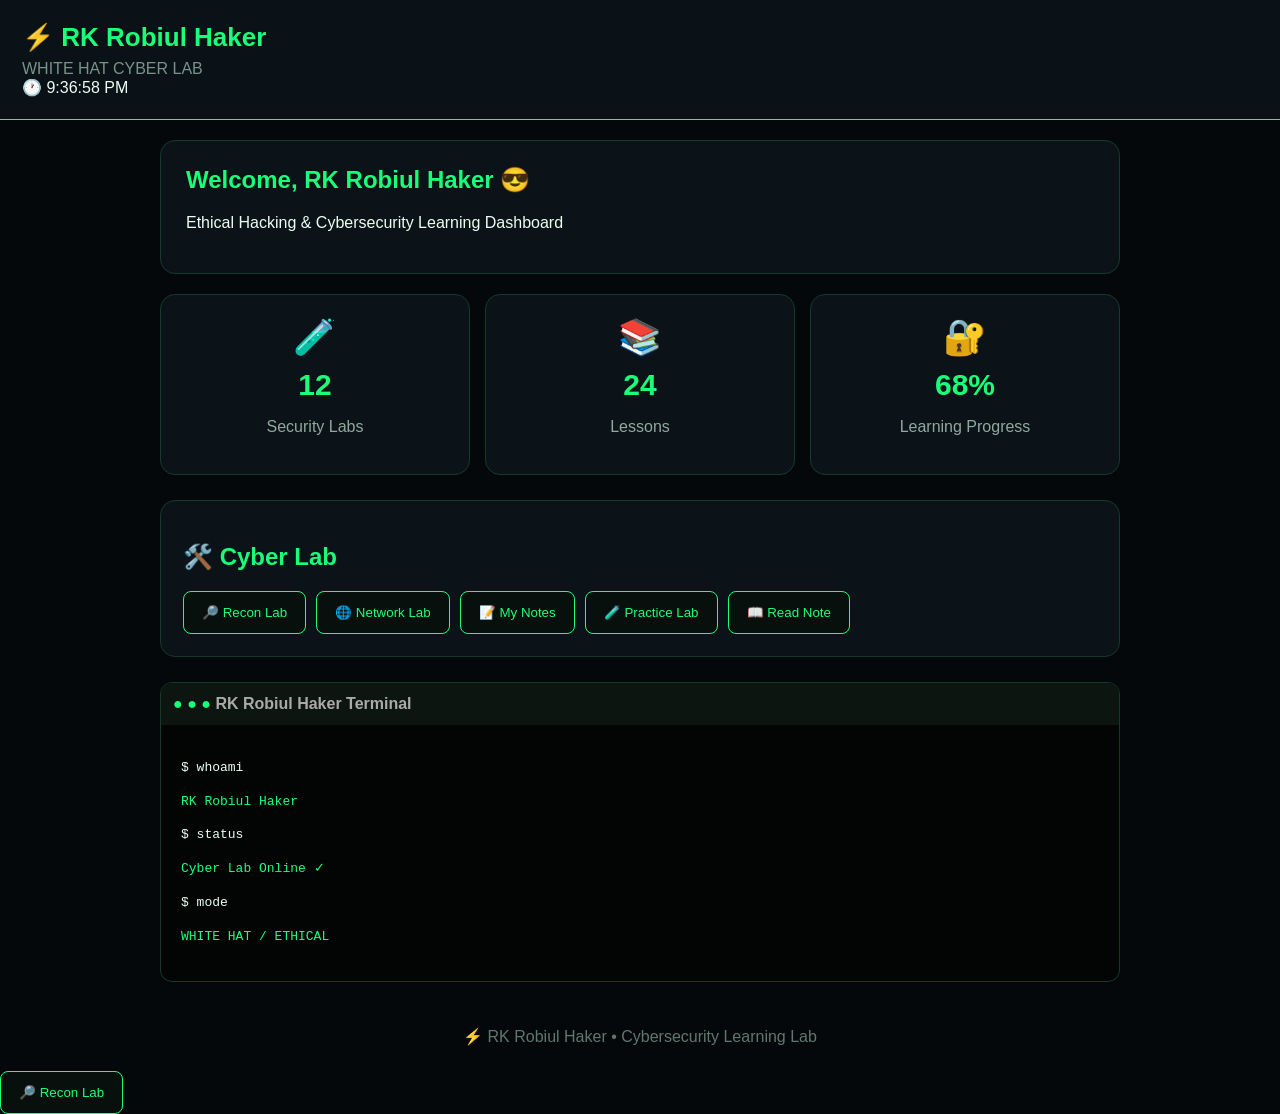
<file: index.html>
<!DOCTYPE html>
<html lang="en">

<head>
    <meta charset="UTF-8">
    <meta name="viewport" content="width=device-width, initial-scale=1.0">

    <title>RK Robiul Haker | Cyber Lab</title>

    <link rel="stylesheet" href="style.css">
</head>

<body>

    <header>
        <div class="logo">⚡ RK Robiul Haker</div>
        <p>WHITE HAT CYBER LAB</p>

        <div class="clock">
            🕐 <span id="clock">00:00:00</span>
        </div>
    </header>


    <main>

        <section class="welcome">
            <h1>Welcome, RK Robiul Haker 😎</h1>

            <p>
                Ethical Hacking & Cybersecurity Learning Dashboard
            </p>
        </section>


        <section class="cards">

            <div class="card">
                <div class="icon">🧪</div>
                <h2>12</h2>
                <p>Security Labs</p>
            </div>

            <div class="card">
                <div class="icon">📚</div>
                <h2>24</h2>
                <p>Lessons</p>
            </div>

            <div class="card">
                <div class="icon">🔐</div>
                <h2>68%</h2>
                <p>Learning Progress</p>
            </div>

        </section>


        <section class="tools">

            <h2>🛠️ Cyber Lab</h2>

            <div class="buttons">

                <button onclick="openLab('Recon Lab')">
                    🔎 Recon Lab
                </button>

                <button onclick="openLab('Network Lab')">
                    🌐 Network Lab
                </button>
                <button onclick="showNotes()">
                    📝 My Notes
                </button>

                <button onclick="openLab('Practice Lab')">
                    🧪 Practice Lab
                </button>

                <button onclick="showNote()">
                    📖 Read Note
                </button>

            </div>

        </section>


        <section class="terminal">

            <div class="terminal-title">
                <span>●</span>
                <span>●</span>
                <span>●</span>

                <b> RK Robiul Haker Terminal</b>
            </div>

            <div class="terminal-body">

                <p>$ whoami</p>
                <p class="green">RK Robiul Haker</p>

                <p>$ status</p>
                <p class="green">
                    Cyber Lab Online ✓
                </p>

                <p>$ mode</p>
                <p class="green">
                    WHITE HAT / ETHICAL
                </p>

            </div>

        </section>

    </main>


    <footer>
        ⚡ RK Robiul Haker • Cybersecurity Learning Lab
    </footer>


    <script src="script.js"></script>

</body>
</html>
<button onclick="location.href='recon.html'">
    🔎 Recon Lab
</button>
</file>
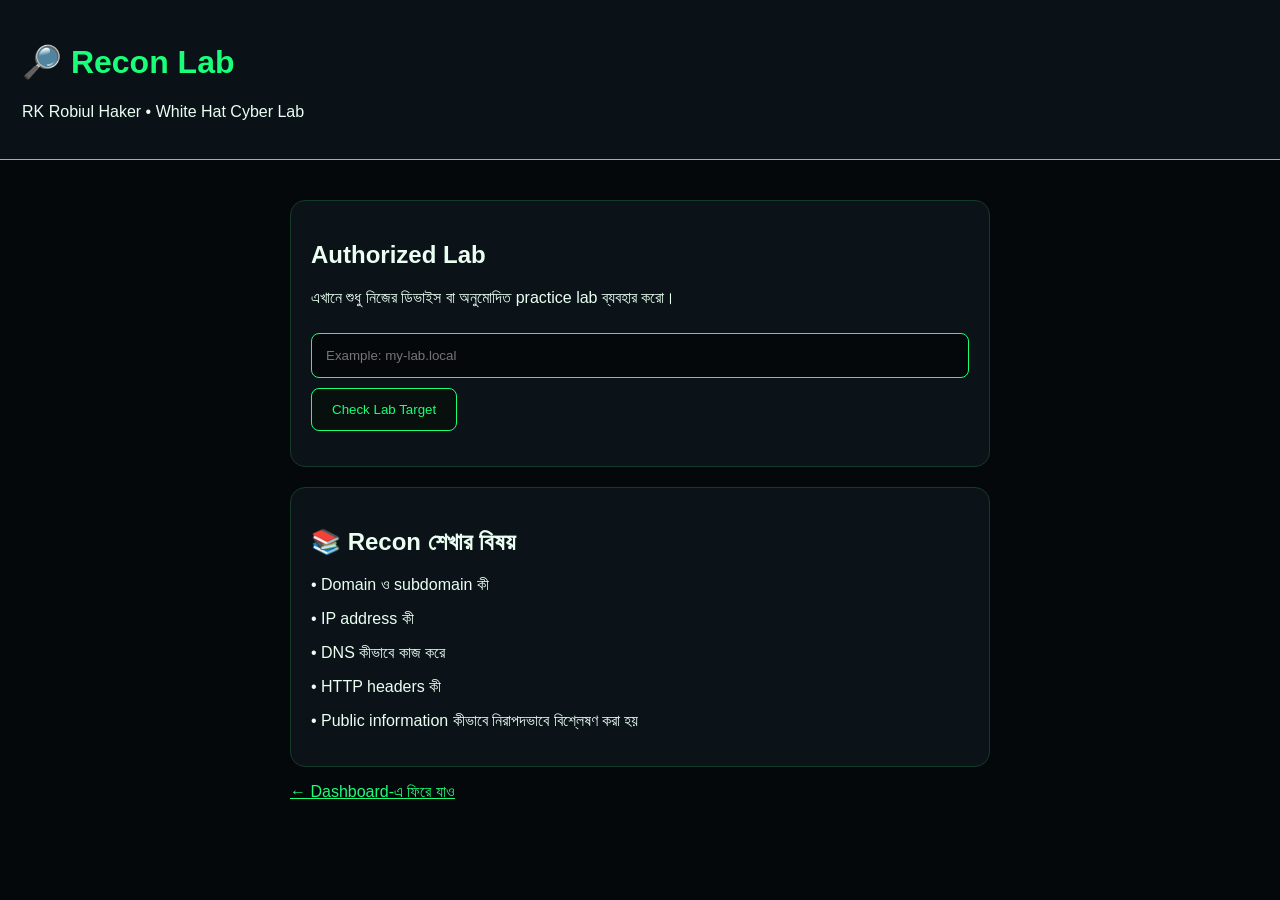
<file: recon.html>
<!DOCTYPE html>
<html lang="en">

<head>
    <meta charset="UTF-8">
    <meta name="viewport" content="width=device-width, initial-scale=1.0">

    <title>Recon Lab | RK Robiul Haker</title>

    <style>
        body {
            margin: 0;
            background: #05080b;
            color: #eafff2;
            font-family: Arial, sans-serif;
        }

        header {
            padding: 22px;
            background: #0a1117;
            border-bottom: 1px solid #19ff7a;
        }

        h1 {
            color: #19ff7a;
        }

        main {
            padding: 20px;
            max-width: 700px;
            margin: auto;
        }

        .box {
            background: #0b1319;
            border: 1px solid #153a27;
            border-radius: 15px;
            padding: 20px;
            margin-top: 20px;
        }

        input {
            width: 100%;
            padding: 14px;
            box-sizing: border-box;
            background: #05080b;
            color: white;
            border: 1px solid #19ff7a;
            border-radius: 8px;
            margin: 10px 0;
        }

        button {
            padding: 13px 20px;
            background: #08100d;
            color: #19ff7a;
            border: 1px solid #19ff7a;
            border-radius: 8px;
        }

        #result {
            margin-top: 15px;
            color: #19ff7a;
        }

        a {
            color: #19ff7a;
        }
    </style>
</head>

<body>

<header>
    <h1>🔎 Recon Lab</h1>
    <p>RK Robiul Haker • White Hat Cyber Lab</p>
</header>

<main>

    <div class="box">
        <h2>Authorized Lab</h2>

        <p>
            এখানে শুধু নিজের ডিভাইস বা অনুমোদিত practice lab ব্যবহার করো।
        </p>

        <input
            id="target"
            placeholder="Example: my-lab.local"
        >

        <button onclick="checkTarget()">
            Check Lab Target
        </button>

        <div id="result"></div>
    </div>

    <div class="box">
        <h2>📚 Recon শেখার বিষয়</h2>

        <p>• Domain ও subdomain কী</p>
        <p>• IP address কী</p>
        <p>• DNS কীভাবে কাজ করে</p>
        <p>• HTTP headers কী</p>
        <p>• Public information কীভাবে নিরাপদভাবে বিশ্লেষণ করা হয়</p>
    </div>

    <p>
        <a href="index.html">← Dashboard-এ ফিরে যাও</a>
    </p>

</main>

<script>

function checkTarget() {

    const target = document.getElementById("target").value.trim();
    const result = document.getElementById("result");

    if (!target) {
        result.textContent = "⚠️ আগে একটি lab target লিখো।";
        return;
    }

    result.textContent =
        "✅ Lab target added: " + target +
        " — কোনো scan করা হয়নি।";
}

</script>

</body>
</html>
</file>
<file: style.css>
* {
    box-sizing: border-box;
}

body {
    margin: 0;
    background: #05080b;
    color: #eafff2;
    font-family: Arial, sans-serif;
}

/* Header */

header {
    padding: 22px;
    background: #0a1117;
    border-bottom: 1px solid #19ff7a;
}

.logo {
    color: #19ff7a;
    font-size: 26px;
    font-weight: bold;
}

header p {
    margin: 7px 0 0;
    color: #789488;
}

/* Main */

main {
    padding: 20px;
    max-width: 1000px;
    margin: auto;
}

/* Welcome */

.welcome {
    padding: 25px;
    background: #0b1319;
    border: 1px solid #153a27;
    border-radius: 15px;
    margin-bottom: 20px;
}

.welcome h1 {
    color: #19ff7a;
    margin-top: 0;
}

/* Cards */

.cards {
    display: grid;
    grid-template-columns: repeat(3, 1fr);
    gap: 15px;
}

.card {
    background: #0b1319;
    border: 1px solid #153a27;
    border-radius: 15px;
    padding: 22px;
    text-align: center;
}

.card:hover {
    border-color: #19ff7a;
}

.icon {
    font-size: 35px;
}

.card h2 {
    color: #19ff7a;
    font-size: 30px;
    margin: 10px;
}

.card p {
    color: #91a99c;
}

/* Tools */

.tools {
    margin-top: 25px;
    padding: 22px;
    background: #0b1319;
    border: 1px solid #153a27;
    border-radius: 15px;
}

.tools h2 {
    color: #19ff7a;
}

.buttons {
    display: flex;
    flex-wrap: wrap;
    gap: 10px;
}

button {
    background: #08100d;
    color: #19ff7a;
    border: 1px solid #19ff7a;
    padding: 13px 18px;
    border-radius: 8px;
    cursor: pointer;
}

button:hover {
    background: #19ff7a;
    color: #05080b;
}

/* Terminal */

.terminal {
    margin-top: 25px;
    background: #020504;
    border: 1px solid #153a27;
    border-radius: 12px;
    overflow: hidden;
}

.terminal-title {
    padding: 12px;
    background: #0d1511;
    color: #aaa;
}

.terminal-title span {
    color: #19ff7a;
}

.terminal-body {
    padding: 20px;
    font-family: monospace;
    line-height: 1.6;
}

.green {
    color: #19ff7a;
}

/* Footer */

footer {
    text-align: center;
    padding: 25px;
    color: #60776b;
}

/* Phone */

@media (max-width: 600px) {

    .cards {
        grid-template-columns: 1fr;
    }

    .logo {
        font-size: 21px;
    }

    .welcome h1 {
        font-size: 23px;
    }

    main {
        padding: 12px;
    }

    button {
        width: 100%;
    }
}
</file>
